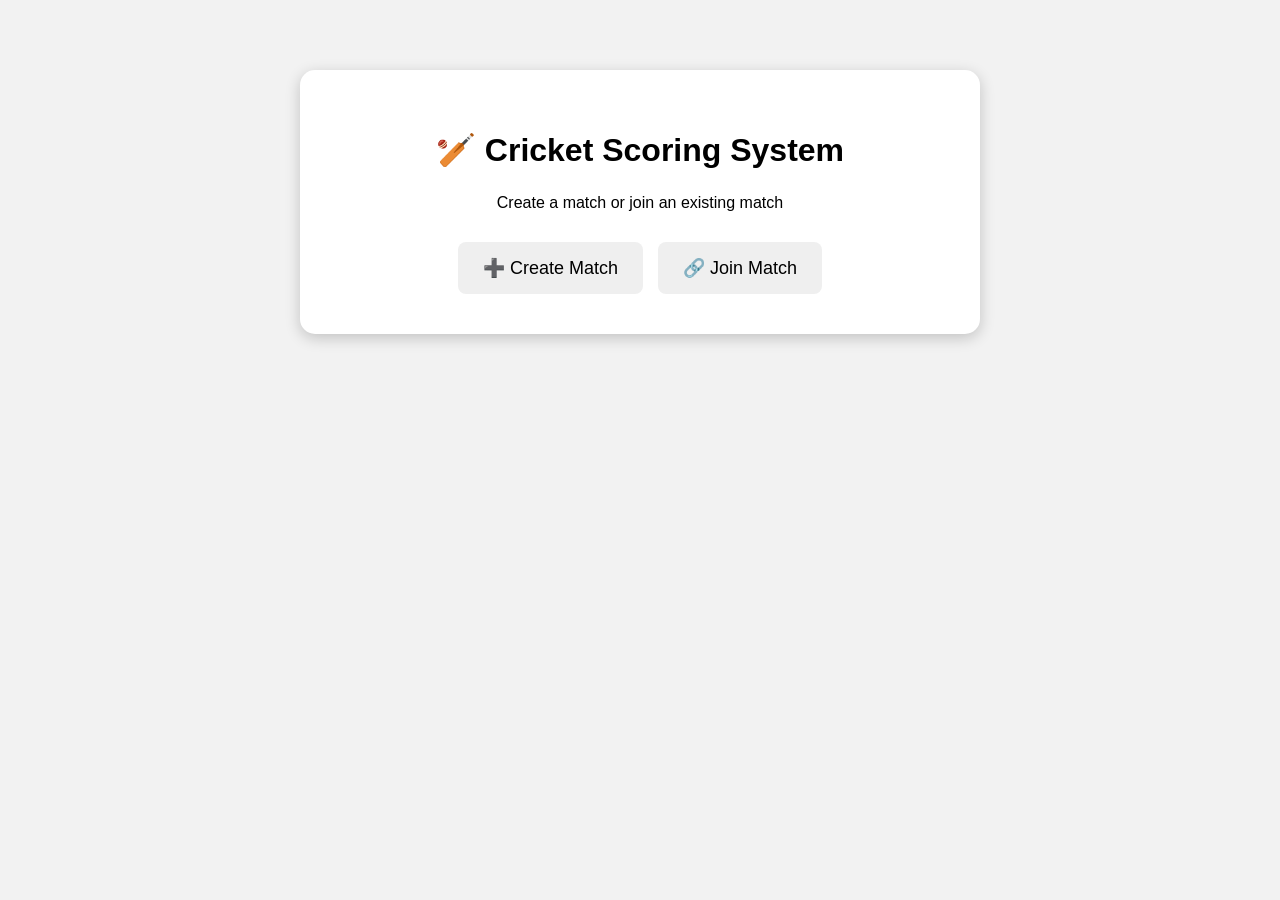
<file: index.html>
<!DOCTYPE html>
<html lang="en">

<head>

    <meta charset="UTF-8">

    <meta name="viewport"
          content="width=device-width, initial-scale=1.0">

    <title>Cricket Scoring System</title>

    <link rel="stylesheet" href="style.css">

</head>


<body>

    <div class="home-container">

        <h1>🏏 Cricket Scoring System</h1>

        <p>
            Create a match or join an existing match
        </p>


        <div class="home-buttons">

            <button onclick="createMatch()">
                ➕ Create Match
            </button>


            <button onclick="showJoinMatch()">
                🔗 Join Match
            </button>

        </div>


        <!-- Join Match Section -->

        <div id="joinSection" class="join-section">

            <h2>Join Match</h2>

            <input
                type="text"
                id="matchCode"
                placeholder="Enter Match Code"
            >


            <input
                type="text"
                id="playerName"
                placeholder="Enter Your Name"
            >


            <button onclick="joinMatch()">
                Join Match
            </button>

        </div>


        <!-- Created Match -->

        <div id="createdMatch"
             class="created-match">

            <h2>Match Created! 🎉</h2>

            <p>Your Match Code:</p>

            <h1 id="generatedCode"></h1>

            <p>
                Share this code with your players.
            </p>

        </div>

    </div>


    <script>

        function showJoinMatch() {

            document.getElementById("joinSection")
                .style.display = "block";

        }


        function createMatch() {

            let code =
                "CRIC-" +
                Math.floor(1000 + Math.random() * 9000);


            document.getElementById("generatedCode")
                .innerText = code;


            document.getElementById("createdMatch")
                .style.display = "block";

        }


        function joinMatch() {

            let code =
                document.getElementById("matchCode").value;

            let name =
                document.getElementById("playerName").value;


            if (code === "" || name === "") {

                alert("Please enter Match Code and Name!");

                return;

            }


            alert(
                "Welcome " +
                name +
                "! You joined match " +
                code
            );

        }

    </script>

</body>

</html>
</file>
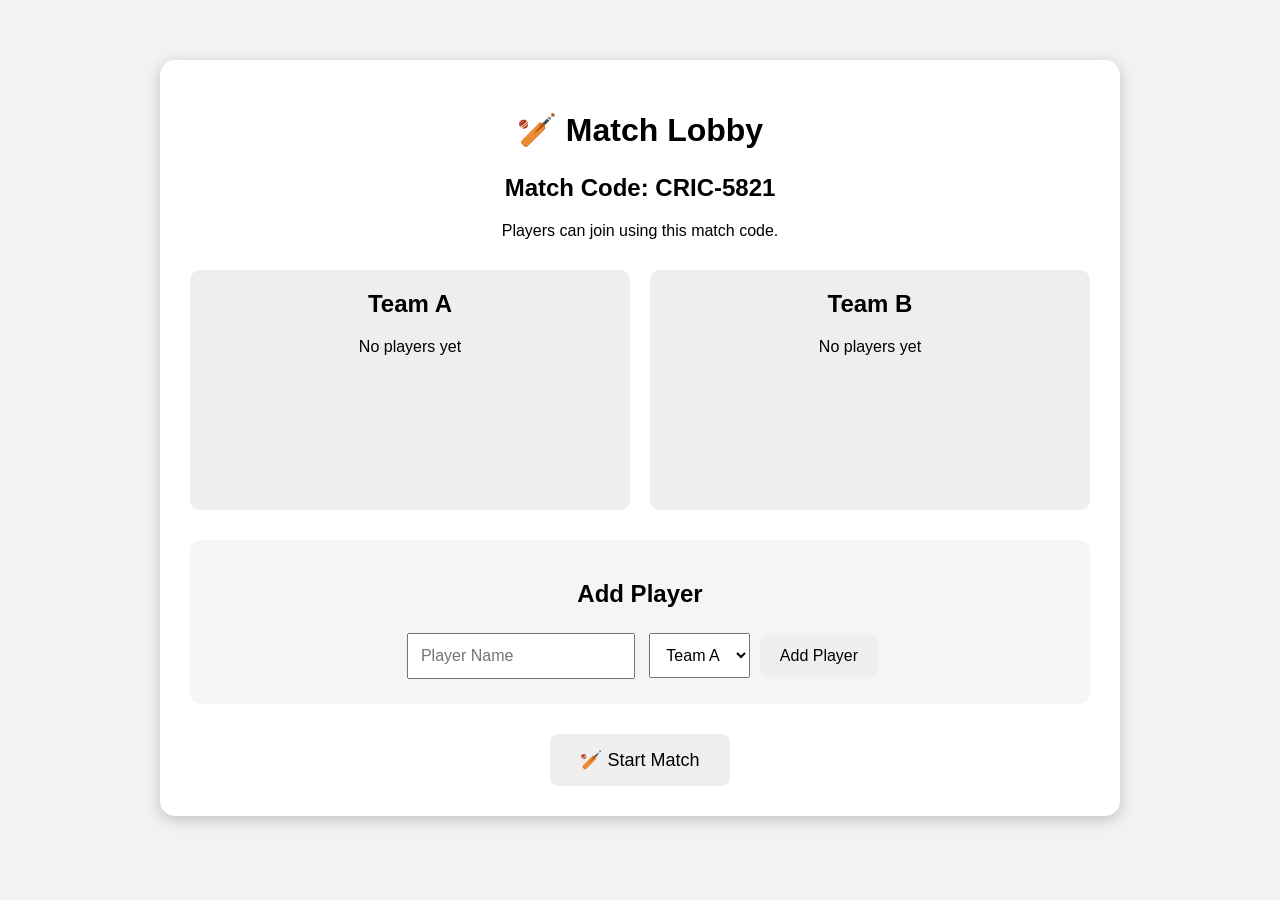
<file: lobby.html>
<!DOCTYPE html>
<html lang="en">

<head>

    <meta charset="UTF-8">

    <meta name="viewport"
          content="width=device-width, initial-scale=1.0">

    <title>Match Lobby</title>

    <link rel="stylesheet" href="style.css">

</head>


<body>

<div class="lobby-container">

    <h1>🏏 Match Lobby</h1>

    <h2>
        Match Code:
        <span id="matchCode">CRIC-5821</span>
    </h2>


    <p>
        Players can join using this match code.
    </p>


    <div class="teams">


        <!-- Team A -->

        <div class="team">

            <h2>Team A</h2>

            <div id="teamAPlayers">

                <p>No players yet</p>

            </div>

        </div>


        <!-- Team B -->

        <div class="team">

            <h2>Team B</h2>

            <div id="teamBPlayers">

                <p>No players yet</p>

            </div>

        </div>

    </div>


    <!-- Add Player -->

    <div class="add-player">

        <h2>Add Player</h2>

        <input
            type="text"
            id="playerName"
            placeholder="Player Name"
        >


        <select id="playerTeam">

            <option value="A">
                Team A
            </option>

            <option value="B">
                Team B
            </option>

        </select>


        <button onclick="addPlayer()">
            Add Player
        </button>

    </div>


    <button
        class="start-match"
        onclick="startMatch()">

        🏏 Start Match

    </button>

</div>


<script>

let teamA = [];

let teamB = [];


function addPlayer() {

    let name =
        document.getElementById("playerName").value;


    let team =
        document.getElementById("playerTeam").value;


    if (name === "") {

        alert("Please enter player name!");

        return;

    }


    if (team === "A") {

        teamA.push(name);

    } else {

        teamB.push(name);

    }


    document.getElementById("playerName").value = "";

    updatePlayers();

}


function updatePlayers() {


    let teamAHTML = "";

    let teamBHTML = "";


    if (teamA.length === 0) {

        teamAHTML = "<p>No players yet</p>";

    } else {

        teamA.forEach(function(player, index) {

            teamAHTML +=
                "<p>" +
                (index + 1) +
                ". " +
                player +
                "</p>";

        });

    }


    if (teamB.length === 0) {

        teamBHTML = "<p>No players yet</p>";

    } else {

        teamB.forEach(function(player, index) {

            teamBHTML +=
                "<p>" +
                (index + 1) +
                ". " +
                player +
                "</p>";

        });

    }


    document.getElementById("teamAPlayers")
        .innerHTML = teamAHTML;


    document.getElementById("teamBPlayers")
        .innerHTML = teamBHTML;

}


function startMatch() {

    if (teamA.length < 1 ||
        teamB.length < 1) {

        alert(
            "Both teams need at least one player!"
        );

        return;

    }


    alert("Match Started! 🏏");


    window.location.href =
        "scoreboard.html";

}

</script>

</body>

</html>
</file>
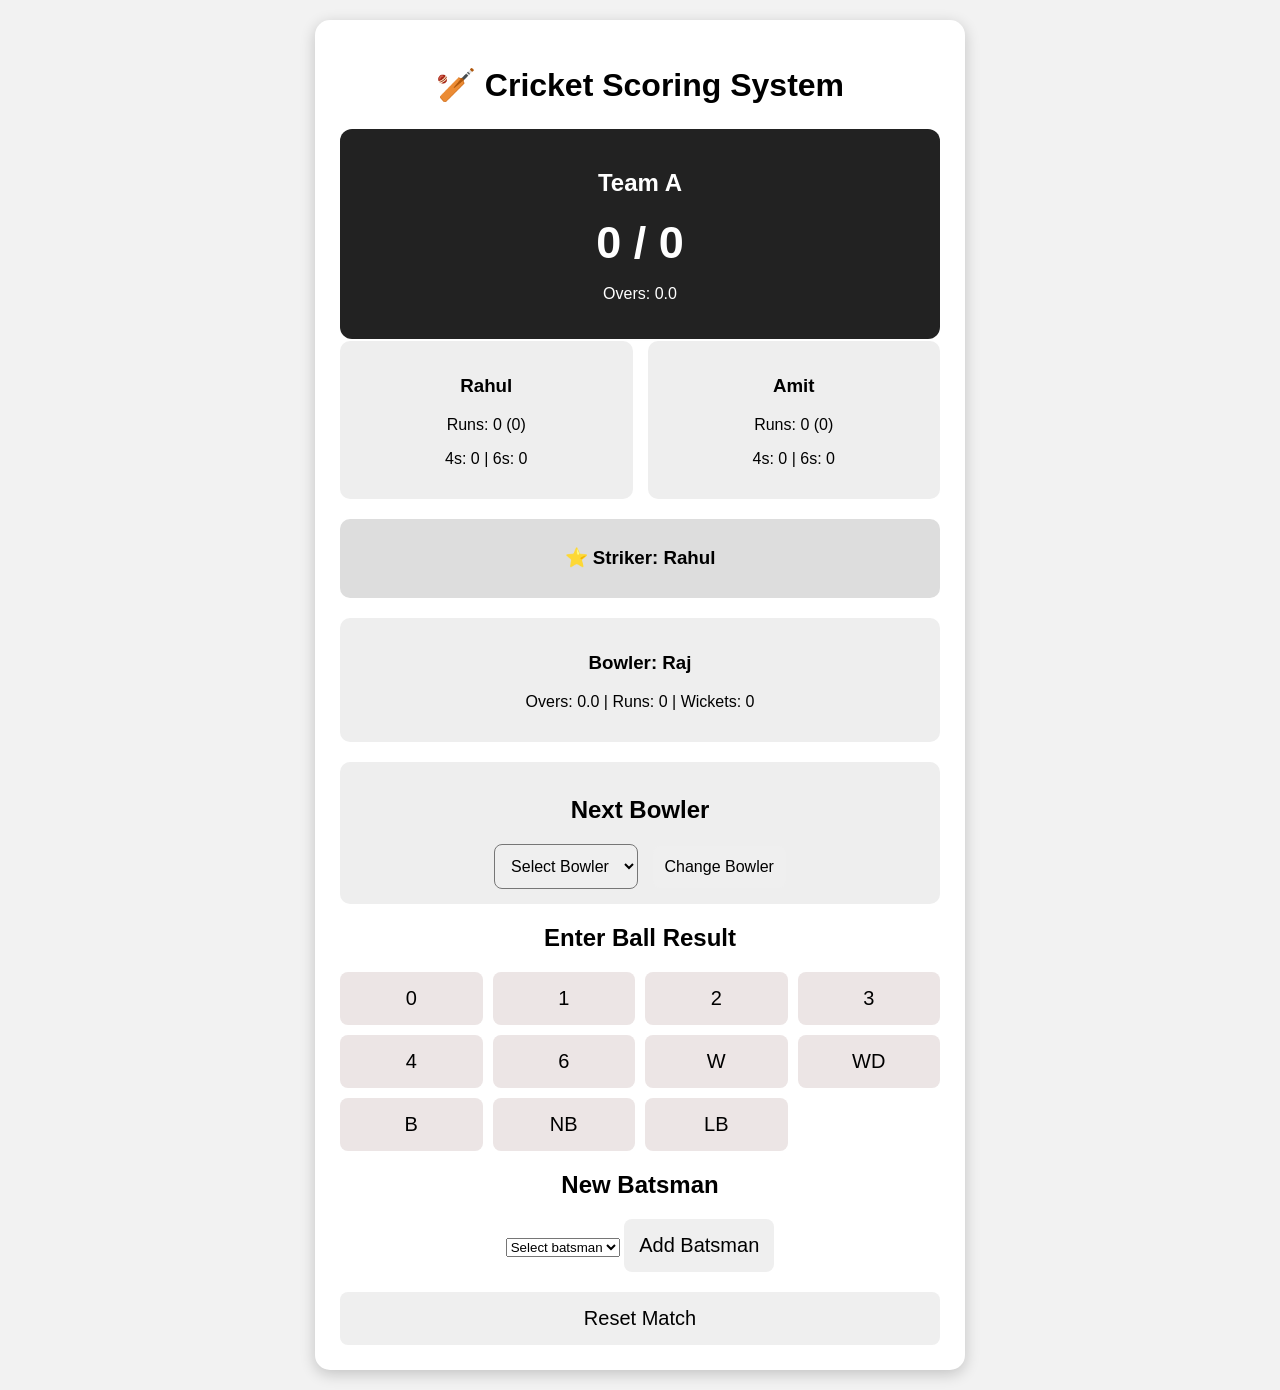
<file: scoreboard.html>
<!DOCTYPE html>
<html lang="en">
<head>
    <meta charset="UTF-8">
    <meta name="viewport" content="width=device-width, initial-scale=1.0">
    <title>Cricket Scoring System</title>
    <link rel="stylesheet" href="style.css">
</head>

<body>

<div class="scoreboard">

    <h1>🏏 Cricket Scoring System</h1>

    <div class="score">
        <h2>Team A</h2>

        <div id="teamScore">0 / 0</div>

        <p>Overs: <span id="overs">0.0</span></p>
    </div>


    <!-- Batsmen -->

    <div class="players">

        <div class="player">
            <h3 id="batsman1Name">Rahul</h3>

            <p>
                Runs: <span id="batsman1Runs">0</span>
                (<span id="batsman1Balls">0</span>)
            </p>

            <p>
                4s: <span id="batsman1Fours">0</span> |
                6s: <span id="batsman1Sixes">0</span>
            </p>
        </div>


        <div class="player">
            <h3 id="batsman2Name">Amit</h3>

            <p>
                Runs: <span id="batsman2Runs">0</span>
                (<span id="batsman2Balls">0</span>)
            </p>

            <p>
                4s: <span id="batsman2Fours">0</span> |
                6s: <span id="batsman2Sixes">0</span>
            </p>
        </div>

    </div>


    <!-- Current striker -->

    <div class="striker">

        <h3>
            ⭐ Striker:
            <span id="strikerName">Rahul</span>
        </h3>

    </div>


    <!-- Information about Bowler -->

    <div class="bowler">

    <h3>
        Bowler:
        <span id="currentBowler">Raj</span>
    </h3>

    <p>
        Overs: <span id="bowlerOvers">0.0</span> |
        Runs: <span id="bowlerRuns">0</span> |
        Wickets: <span id="bowlerWickets">0</span>
    </p>

</div>


<div class="new-bowler">

    <h2>Next Bowler</h2>

    <select id="newBowler">

        <option value="">Select Bowler</option>

        <option value="Raj">Raj</option>
        <option value="Vikram">Vikram</option>
        <option value="Arjun">Arjun</option>
        <option value="Rohan">Rohan</option>
        <option value="Kunal">Kunal</option>

    </select>

    <button onclick="changeBowler()">
        Change Bowler
    </button>

</div>

    <!--  All Ball buttons to get runs or wicket and so on ... -->

    <h2>Enter Ball Result</h2>

    <div class="buttons">

        <button onclick="addRuns(0)">0</button>
        <button onclick="addRuns(1)">1</button>
        <button onclick="addRuns(2)">2</button>
        <button onclick="addRuns(3)">3</button>
        <button onclick="addRuns(4)">4</button>
        <button onclick="addRuns(6)">6</button>

        <button onclick="wicket()">W</button>
        <button onclick="wide()">WD</button>
        <button onclick="Bye()">B</button>
        <button onclick="NoBall()">NB</button>
        <button onclick="legBye()">LB</button>

    </div>

    <div class="new-batsman">

    <h2>New Batsman</h2>

    <select id="newBatsman">

        <option value="">Select batsman</option>

        <option value="Vijay">Vijay</option>
        <option value="Rohit">Rohit</option>
        <option value="Suresh">Suresh</option>
        <option value="Karan">Karan</option>
        <option value="Mohit">Mohit</option>

    </select>

    <button onclick="addNewBatsman()">
        Add Batsman
    </button>

</div>
    <button class="reset" onclick="resetScore()">
        Reset Match
    </button>

</div>

  
<script src="script.js"></script>     <!--to connect script.js to html -->

</body>
</html>
</file>
<file: style.css>
body {
    font-family: Arial, sans-serif;
    background: #f2f2f2;
    margin: 0;
    padding: 20px;
}

.scoreboard {
    max-width: 600px;
    margin: auto;
    background: white;
    padding: 25px;
    border-radius: 15px;
    text-align: center;
    box-shadow: 0 4px 15px rgba(0,0,0,0.2);
}

h1 {
    margin-bottom: 25px;
}

.score {
    background: #222;
    color: white;
    padding: 20px;
    border-radius: 12px;
}

#teamScore {
    font-size: 45px;
    font-weight: bold;
}

.players {
    display: flex;
    gap: 15px;
    margin-top: 2px;
}

.player {
    flex: 1;
    background: #eee;
    padding: 15px;
    border-radius: 10px;
}

.bowler {
    margin-top: 20px;
    padding: 15px;
    background: #eee;
    border-radius: 10px;
}

.buttons {
    display: grid;
    grid-template-columns: repeat(4, 1fr);
    gap: 10px;
    margin-top: 15px;
}

button {
    padding: 15px;
    font-size: 20px;
    border: none;
    border-radius: 8px;
    cursor: pointer;
}

.reset {
    margin-top: 20px;
    width: 100%;
}


.striker {
    margin-top: 20px;
    padding: 10px;
    background: #ddd;
    border-radius: 10px;
}

.buttons button {
    background-color: #ece5e5;
}

.buttons button:hover{
    transform: scale(1.05);
}

.new-bowler {
    margin-top: 20px;
    padding: 15px;
    background: #eeeeee;
    border-radius: 10px;
}

.new-bowler select {
    padding: 12px;
    font-size: 16px;
    border-radius: 8px;
    margin-right: 10px;
}

.new-bowler button {
    padding: 12px;
    font-size: 16px;
}

.home-container {

    max-width: 600px;

    margin: 50px auto;

    background: white;

    padding: 40px;

    border-radius: 15px;

    text-align: center;

    box-shadow:
        0 4px 15px rgba(0,0,0,0.2);

}


.home-buttons {

    display: flex;

    gap: 15px;

    justify-content: center;

    margin-top: 30px;

}


.home-buttons button {

    padding: 15px 25px;

    font-size: 18px;

}


.join-section {

    display: none;

    margin-top: 30px;

}


.join-section input {

    display: block;

    width: 90%;

    padding: 12px;

    margin: 10px auto;

    font-size: 16px;

}


.join-section button {

    padding: 12px 25px;

    font-size: 16px;

}


.created-match {

    display: none;

    margin-top: 30px;

    padding: 20px;

    background: #eeeeee;

    border-radius: 10px;

}


#generatedCode {

    font-size: 35px;

    letter-spacing: 3px;

}

.lobby-container {

    max-width: 900px;

    margin: 40px auto;

    background: white;

    padding: 30px;

    border-radius: 15px;

    text-align: center;

    box-shadow:
        0 4px 15px rgba(0,0,0,0.2);

}


.teams {

    display: flex;

    gap: 20px;

    margin-top: 30px;

}


.team {

    flex: 1;

    padding: 20px;

    background: #eeeeee;

    border-radius: 10px;

    min-height: 200px;

}


.team h2 {

    margin-top: 0;

}


.add-player {

    margin-top: 30px;

    padding: 20px;

    background: #f5f5f5;

    border-radius: 10px;

}


.add-player input {

    padding: 12px;

    font-size: 16px;

    margin: 5px;

}


.add-player select {

    padding: 12px;

    font-size: 16px;

    margin: 5px;

}


.add-player button {

    padding: 12px 20px;

    font-size: 16px;

}


.start-match {

    margin-top: 30px;

    padding: 15px 30px;

    font-size: 18px;

}
</file>
